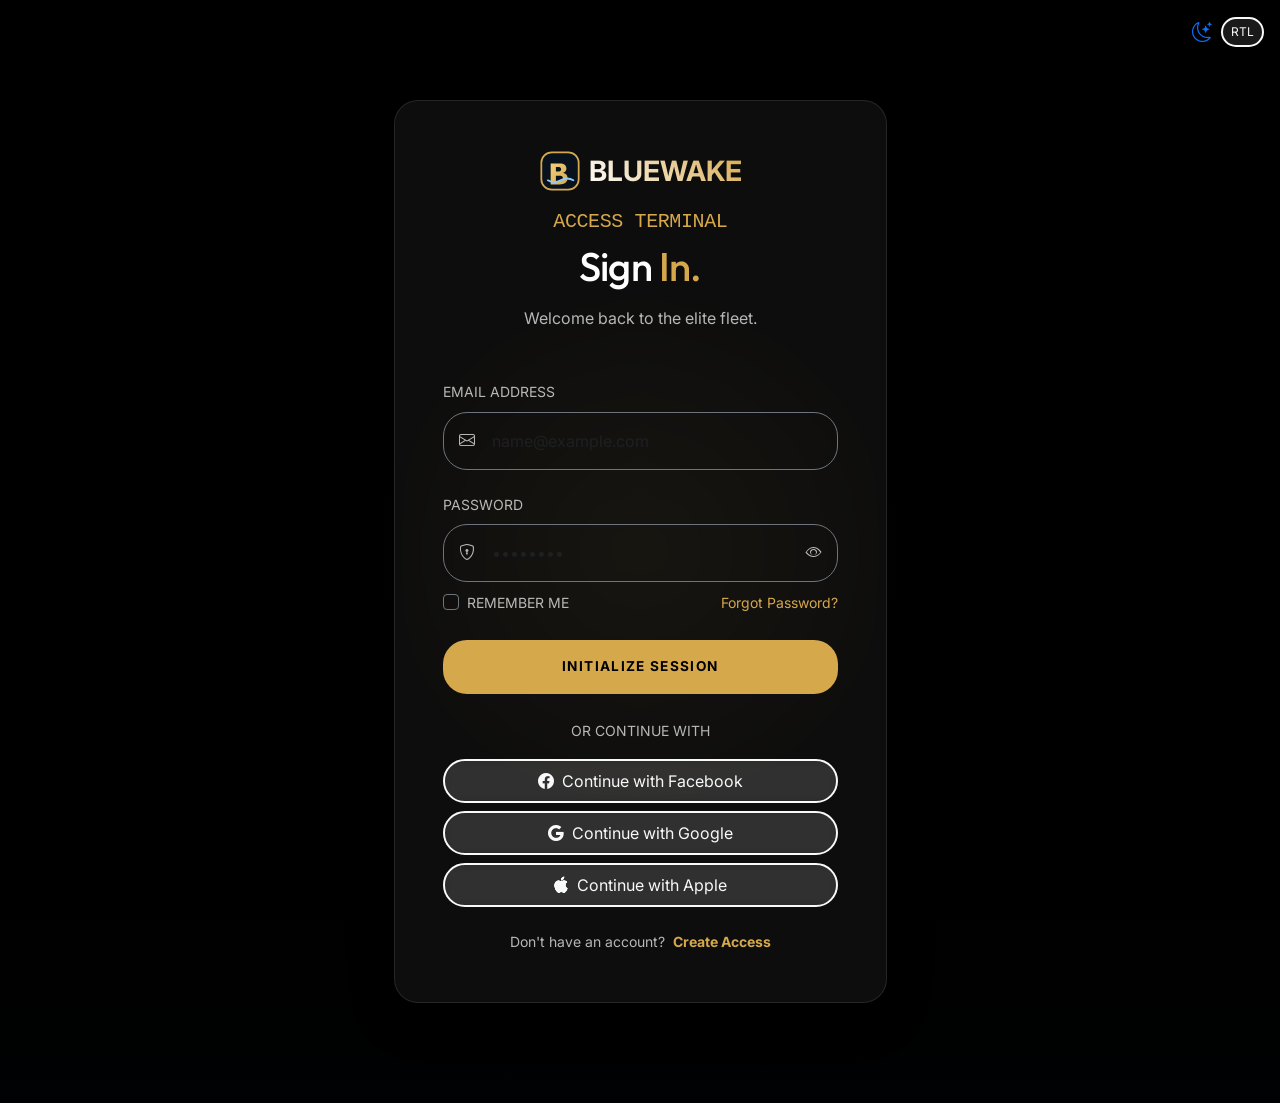
<file: login.html>
﻿<!DOCTYPE html>
<html lang="en" dir="ltr" data-theme="dark">

<head>
    <meta charset="UTF-8">
    <meta name="viewport" content="width=device-width, initial-scale=1.0">
    <title>Login | BlueWake Adventures</title>
    <link rel="icon" type="image/svg+xml" href="assets/images/bluewake-logo.svg">

    <!-- Bootstrap 5 CDN -->
    <link href="https://cdn.jsdelivr.net/npm/bootstrap@5.3.2/dist/css/bootstrap.min.css" rel="stylesheet">
    <link rel="stylesheet" href="https://cdn.jsdelivr.net/npm/bootstrap-icons@1.11.2/font/bootstrap-icons.min.css">

    <!-- Custom CSS -->
    <link rel="stylesheet" href="assets/css/style.css">
</head>



<body class="bg-deep">
    <div class="position-fixed top-0 end-0 p-3 z-3 d-flex gap-2 align-items-center">
        <button class="theme-toggle btn btn-link p-0"><i class="bi bi-moon-stars fs-5"></i></button>
        <button class="rtl-toggle btn btn-outline-light btn-sm px-2 py-1" style="font-size: 0.75rem;">RTL</button>
    </div>
    <!-- Login Section -->
    <section class="section-padding min-vh-100 d-flex align-items-center position-relative overflow-hidden">
        <div class="hero-overlay" style="opacity: 0.2;"></div>

        <!-- Ambient Background Element -->
        <div class="position-absolute top-50 start-50 translate-middle"
            style="width: 600px; height: 600px; background: radial-gradient(circle, rgba(230, 185, 87, 0.05) 0%, transparent 70%); z-index: 0;">
        </div>

        <div class="container-custom z-1">
            <div class="row justify-content-center">
                <div class="col-lg-5">
                    <div class="glass-panel p-5 border-accent shadow-lg reveal">
                        <div class="text-center mb-5">
                            <a href="index.html"
                                class="text-decoration-none d-inline-flex align-items-center gap-2 mb-3">
                                <img src="assets/images/bluewake-logo.svg" alt="BlueWake logo"
                                    class="brand-logo auth-brand-logo">
                                <span class="fs-3 fw-bold text-gradient">BLUEWAKE</span>
                            </a>
                            <h5 class="text-accent font-monospace mb-2">ACCESS TERMINAL</h5>
                            <h3 class="display-6 fw-bold">Sign <span class="text-accent">In.</span></h3>
                            <p class="text-muted mt-3">Welcome back to the elite fleet.</p>
                        </div>

                        <form class="row g-4">
                            <div class="col-12">
                                <label class="form-label small text-muted text-uppercase tracking-widest">Email
                                    Address</label>
                                <div class="position-relative">
                                    <i
                                        class="bi bi-envelope position-absolute start-0 top-50 translate-middle-y ms-3 text-muted"></i>
                                    <input type="email"
                                        class="form-control bg-transparent border-secondary ps-5 py-3 text-white"
                                        placeholder="name@example.com">
                                </div>
                            </div>

                            <div class="col-12">
                                <div class="d-flex justify-content-between align-items-center">
                                    <label
                                        class="form-label small text-muted text-uppercase tracking-widest">Password</label>
                                </div>
                                <div class="position-relative">
                                    <i
                                        class="bi bi-shield-lock position-absolute start-0 top-50 translate-middle-y ms-3 text-muted"></i>
                                    <input type="password"
                                        class="form-control bg-transparent border-secondary ps-5 py-3 text-white password-input"
                                        placeholder="••••••••">
                                    <i class="bi bi-eye toggle-password position-absolute end-0 top-50 translate-middle-y me-3 text-muted"
                                        style="cursor: pointer;"></i>
                                </div>
                            </div>

                            <div class="col-12 d-flex justify-content-between align-items-center mt-2 flex-wrap gap-2">
                                <div class="form-check mb-0">
                                    <input class="form-check-input bg-transparent border-secondary" type="checkbox"
                                        id="rememberMe">
                                    <label class="form-check-label small text-muted text-uppercase" for="rememberMe"
                                        style="cursor: pointer;">
                                        Remember Me
                                    </label>
                                </div>
                                <a href="#" class="small text-accent text-decoration-none">Forgot Password?</a>
                            </div>

                            <div class="col-12 mt-4">
                                <button type="button" class="btn-marine w-100 py-3 mb-4">Initialize Session</button>

                                <div class="text-center mb-3">
                                    <span class="small text-muted text-uppercase tracking-widest">Or continue
                                        with</span>
                                </div>
                                <div class="d-grid gap-2 mb-4">
                                    <button type="button" class="btn btn-outline-light py-2"><i
                                            class="bi bi-facebook me-2"></i>Continue with Facebook</button>
                                    <button type="button" class="btn btn-outline-light py-2"><i
                                            class="bi bi-google me-2"></i>Continue with Google</button>
                                    <button type="button" class="btn btn-outline-light py-2"><i
                                            class="bi bi-apple me-2"></i>Continue with Apple</button>
                                </div>

                                <div class="text-center">
                                    <p class="text-muted small mb-0">Don't have an account? <a href="signup.html"
                                            class="text-accent text-decoration-none fw-bold ms-1">Create Access</a></p>
                                </div>
                            </div>
                        </form>
                    </div>
                </div>
            </div>
        </div>
    </section>



    <!-- Scripts -->
    <script src="https://cdn.jsdelivr.net/npm/bootstrap@5.3.2/dist/js/bootstrap.bundle.min.js"></script>
    <script src="assets/js/main.js"></script>
</body>

</html>
</file>
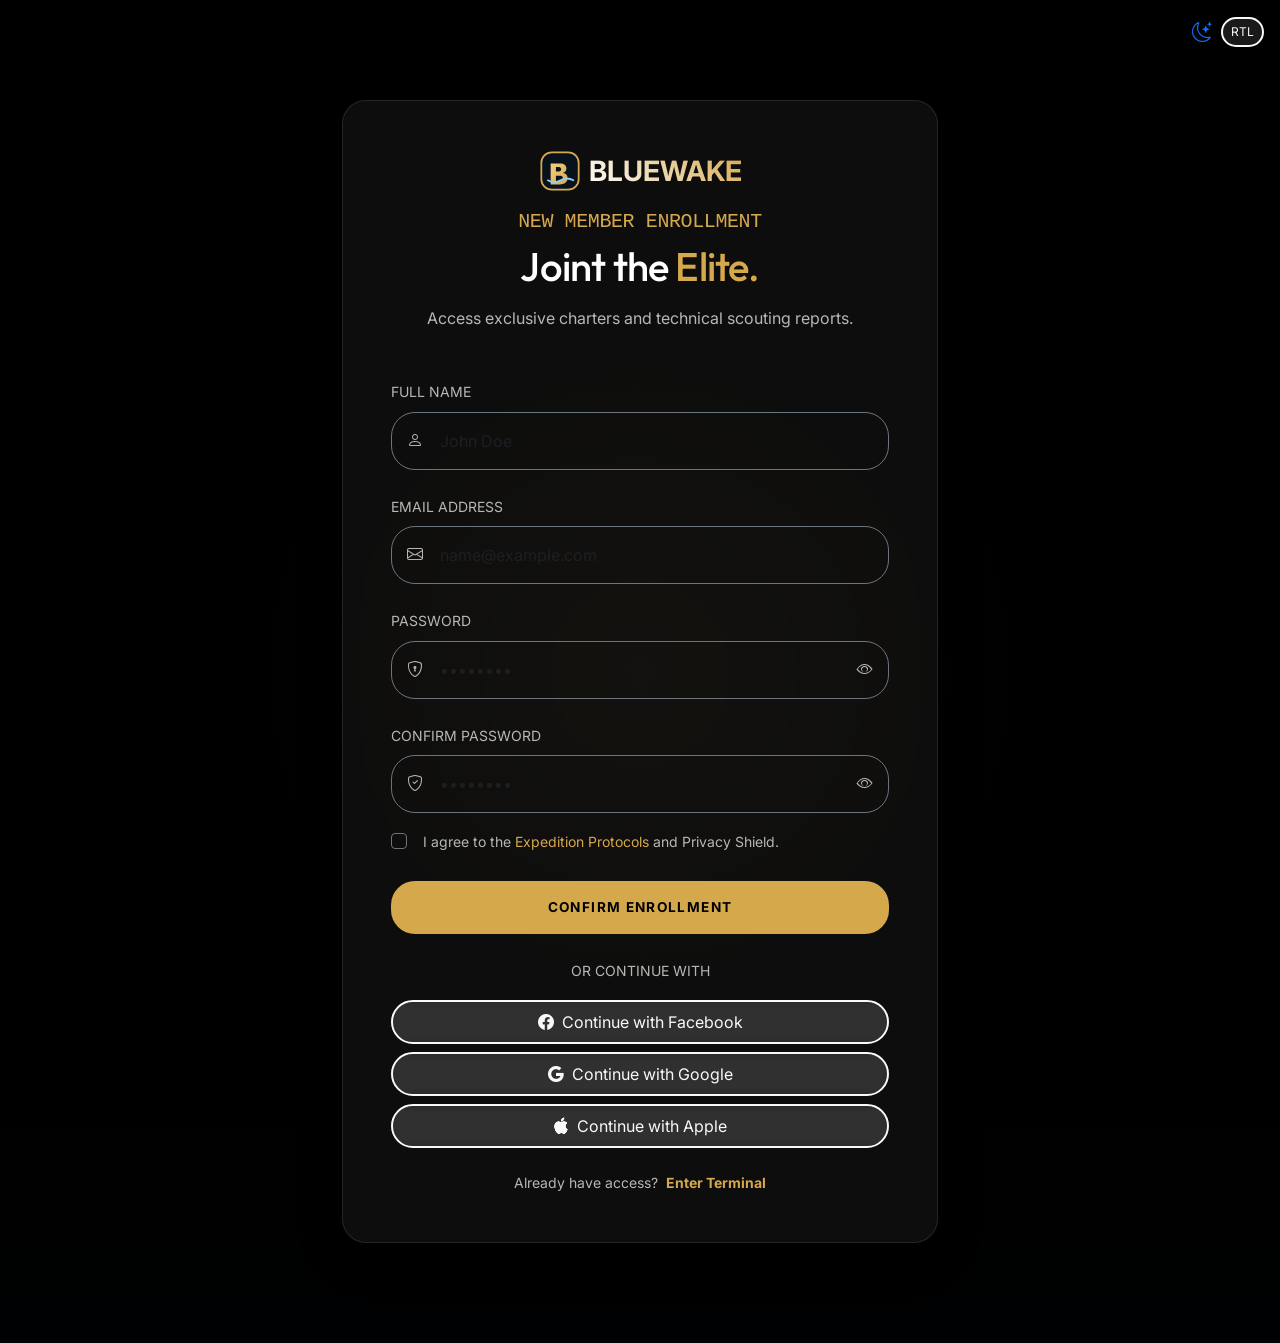
<file: signup.html>
﻿<!DOCTYPE html>
<html lang="en" dir="ltr" data-theme="dark">

<head>
    <meta charset="UTF-8">
    <meta name="viewport" content="width=device-width, initial-scale=1.0">
    <title>Sign Up | BlueWake Adventures</title>
    <link rel="icon" type="image/svg+xml" href="assets/images/bluewake-logo.svg">

    <!-- Bootstrap 5 CDN -->
    <link href="https://cdn.jsdelivr.net/npm/bootstrap@5.3.2/dist/css/bootstrap.min.css" rel="stylesheet">
    <link rel="stylesheet" href="https://cdn.jsdelivr.net/npm/bootstrap-icons@1.11.2/font/bootstrap-icons.min.css">

    <!-- Custom CSS -->
    <link rel="stylesheet" href="assets/css/style.css">
</head>

<body class="bg-deep">
    <div class="position-fixed top-0 end-0 p-3 z-3 d-flex gap-2 align-items-center">
        <button class="theme-toggle btn btn-link p-0"><i class="bi bi-moon-stars fs-5"></i></button>
        <button class="rtl-toggle btn btn-outline-light btn-sm px-2 py-1" style="font-size: 0.75rem;">RTL</button>
    </div>


    <!-- Signup Section -->
    <section class="section-padding min-vh-100 d-flex align-items-center position-relative overflow-hidden">
        <div class="hero-overlay" style="opacity: 0.2;"></div>

        <!-- Ambient Background Element -->
        <div class="position-absolute top-50 start-50 translate-middle"
            style="width: 800px; height: 800px; background: radial-gradient(circle, rgba(230, 185, 87, 0.03) 0%, transparent 70%); z-index: 0;">
        </div>

        <div class="container-custom z-1">
            <div class="row justify-content-center">
                <div class="col-lg-6">
                    <div class="glass-panel p-5 border-accent shadow-lg reveal">
                        <div class="text-center mb-5">
                            <a href="index.html"
                                class="text-decoration-none d-inline-flex align-items-center gap-2 mb-3">
                                <img src="assets/images/bluewake-logo.svg" alt="BlueWake logo"
                                    class="brand-logo auth-brand-logo">
                                <span class="fs-3 fw-bold text-gradient">BLUEWAKE</span>
                            </a>
                            <h5 class="text-accent font-monospace mb-2">NEW MEMBER ENROLLMENT</h5>
                            <h3 class="display-6 fw-bold">Joint the <span class="text-accent">Elite.</span></h3>
                            <p class="text-muted mt-3">Access exclusive charters and technical scouting reports.</p>
                        </div>

                        <form class="row g-4">
                            <div class="col-12">
                                <label class="form-label small text-muted text-uppercase tracking-widest">Full
                                    Name</label>
                                <div class="position-relative">
                                    <i
                                        class="bi bi-person position-absolute start-0 top-50 translate-middle-y ms-3 text-muted"></i>
                                    <input type="text"
                                        class="form-control bg-transparent border-secondary ps-5 py-3 text-white"
                                        placeholder="John Doe">
                                </div>
                            </div>

                            <div class="col-12">
                                <label class="form-label small text-muted text-uppercase tracking-widest">Email
                                    Address</label>
                                <div class="position-relative">
                                    <i
                                        class="bi bi-envelope position-absolute start-0 top-50 translate-middle-y ms-3 text-muted"></i>
                                    <input type="email"
                                        class="form-control bg-transparent border-secondary ps-5 py-3 text-white"
                                        placeholder="name@example.com">
                                </div>
                            </div>

                            <div class="col-12">
                                <label
                                    class="form-label small text-muted text-uppercase tracking-widest">Password</label>
                                <div class="position-relative">
                                    <i
                                        class="bi bi-shield-lock position-absolute start-0 top-50 translate-middle-y ms-3 text-muted"></i>
                                    <input type="password"
                                        class="form-control bg-transparent border-secondary ps-5 py-3 text-white password-input"
                                        placeholder="••••••••">
                                    <i class="bi bi-eye toggle-password position-absolute end-0 top-50 translate-middle-y me-3 text-muted"
                                        style="cursor: pointer;"></i>
                                </div>
                            </div>

                            <div class="col-12">
                                <label class="form-label small text-muted text-uppercase tracking-widest">Confirm
                                    Password</label>
                                <div class="position-relative">
                                    <i
                                        class="bi bi-shield-check position-absolute start-0 top-50 translate-middle-y ms-3 text-muted"></i>
                                    <input type="password"
                                        class="form-control bg-transparent border-secondary ps-5 py-3 text-white password-input"
                                        placeholder="••••••••">
                                    <i class="bi bi-eye toggle-password position-absolute end-0 top-50 translate-middle-y me-3 text-muted"
                                        style="cursor: pointer;"></i>
                                </div>
                            </div>

                            <div class="col-12 mt-3">
                                <div class="form-check">
                                    <input class="form-check-input bg-transparent border-secondary" type="checkbox"
                                        id="terms">
                                    <label class="form-check-label small text-muted ms-2" for="terms">
                                        I agree to the <a href="#" class="text-accent text-decoration-none">Expedition
                                            Protocols</a> and Privacy Shield.
                                    </label>
                                </div>
                            </div>

                            <div class="col-12 mt-4">
                                <button type="button" class="btn-marine w-100 py-3 mb-4">Confirm Enrollment</button>

                                <div class="text-center mb-3">
                                    <span class="small text-muted text-uppercase tracking-widest">Or continue
                                        with</span>
                                </div>
                                <div class="d-grid gap-2 mb-4">
                                    <button type="button" class="btn btn-outline-light py-2"><i
                                            class="bi bi-facebook me-2"></i>Continue with Facebook</button>
                                    <button type="button" class="btn btn-outline-light py-2"><i
                                            class="bi bi-google me-2"></i>Continue with Google</button>
                                    <button type="button" class="btn btn-outline-light py-2"><i
                                            class="bi bi-apple me-2"></i>Continue with Apple</button>
                                </div>

                                <div class="text-center">
                                    <p class="text-muted small mb-0">Already have access? <a href="login.html"
                                            class="text-accent text-decoration-none fw-bold ms-1">Enter Terminal</a></p>
                                </div>
                            </div>
                        </form>
                    </div>
                </div>
            </div>
        </div>
    </section>



    <!-- Scripts -->
    <script src="https://cdn.jsdelivr.net/npm/bootstrap@5.3.2/dist/js/bootstrap.bundle.min.js"></script>
    <script src="assets/js/main.js"></script>
</body>

</html>
</file>
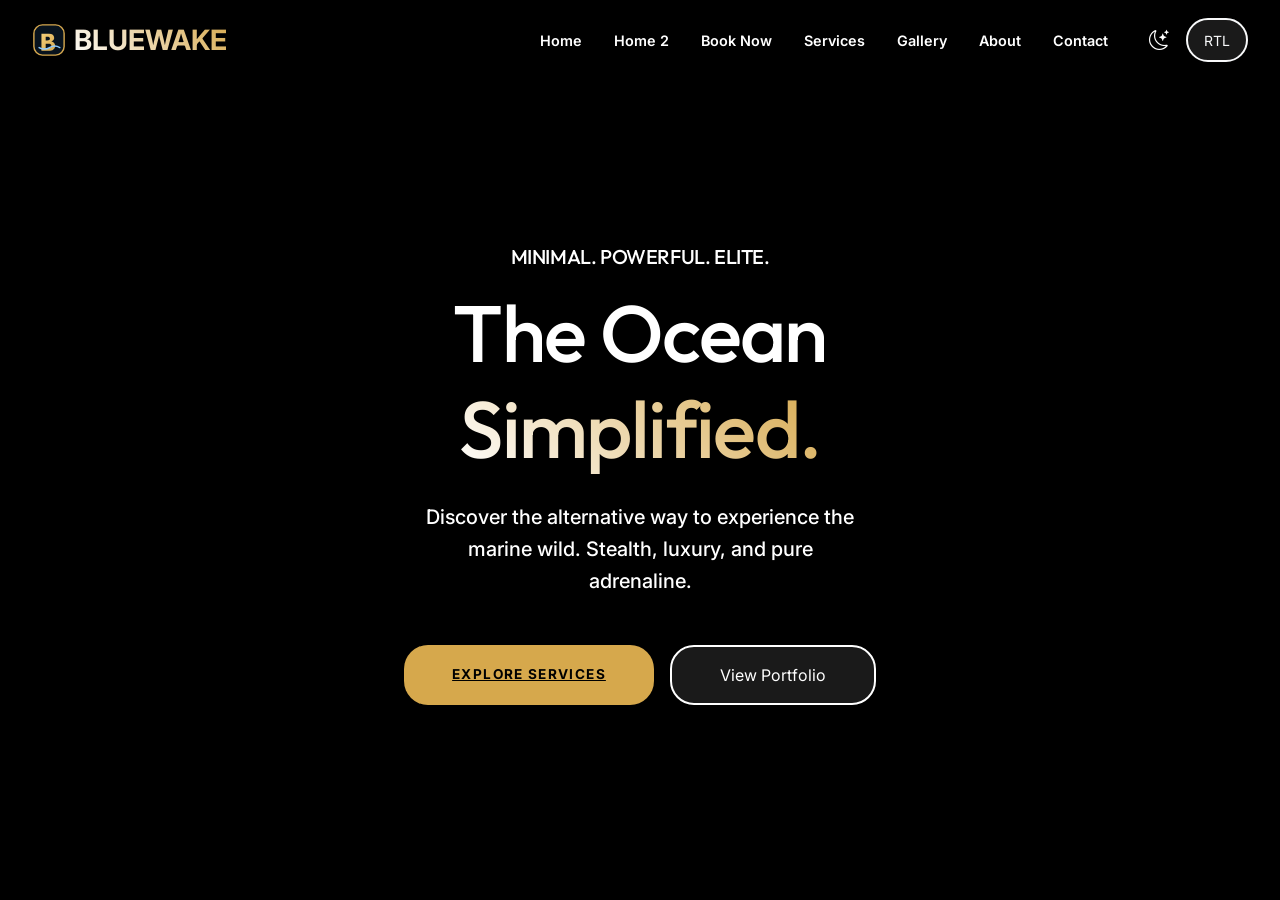
<file: test.html>
﻿<!DOCTYPE html>
<html lang="en" dir="ltr" data-theme="dark">

<head>
    <meta charset="UTF-8">
    <meta name="viewport" content="width=device-width, initial-scale=1.0">
    <title>Home Alternative | BlueWake Adventures</title>
    <link href="https://cdn.jsdelivr.net/npm/bootstrap@5.3.2/dist/css/bootstrap.min.css" rel="stylesheet">
    <link rel="stylesheet" href="https://cdn.jsdelivr.net/npm/bootstrap-icons@1.11.2/font/bootstrap-icons.min.css">
    <link rel="stylesheet" href="assets/css/style.css">
</head>

<body>
    <!-- Header / Navigation -->
    <nav class="navbar-marine navbar navbar-expand-lg">
        <div class="container-custom d-flex justify-content-between align-items-center w-100">
            <a class="navbar-brand d-flex align-items-center" href="index.html">
                <img src="assets/images/bluewake-logo.svg" alt="BlueWake logo" class="brand-logo me-2">
                <span class="fs-3 fw-bold text-gradient">BLUEWAKE</span>
            </a>

            <button class="navbar-toggler border-0 text-white" type="button" data-bs-toggle="offcanvas"
                data-bs-target="#offcanvasNavbar">
                <i class="bi bi-list fs-1"></i>
            </button>

            <div class="collapse navbar-collapse d-none d-lg-flex" id="navbarNav">
                <ul class="navbar-nav ms-auto">
                    <li class="nav-item"><a class="nav-link " href="index.html">Home</a></li>
                    <li class="nav-item"><a class="nav-link " href="home-2.html">Home 2</a></li>
                    <li class="nav-item"><a class="nav-link " href="book-now.html">Book Now</a></li>
                    <li class="nav-item"><a class="nav-link " href="services.html">Services</a></li>
                    <li class="nav-item"><a class="nav-link " href="gallery.html">Gallery</a></li>
                    <li class="nav-item"><a class="nav-link " href="about.html">About</a></li>
                    <li class="nav-item"><a class="nav-link " href="contact.html">Contact</a></li>
                </ul>
            </div>

            <div class="d-none d-lg-flex align-items-center gap-3 ms-lg-4">
                <button id="theme-toggle" class="btn btn-link text-white p-0"><i class="bi bi-moon-stars fs-5"></i></button>
                <button id="rtl-toggle" class="btn btn-outline-light btn-sm px-3">RTL</button>
            </div>
        </div>
    </nav>

    <!-- Offcanvas Menu for Mobile -->
    <div class="offcanvas offcanvas-end glass-panel" tabindex="-1" id="offcanvasNavbar">
        <div class="offcanvas-header">
            <h5 class="offcanvas-title text-gradient">MENU</h5>
            <button type="button" class="btn-close btn-close-white" data-bs-dismiss="offcanvas"></button>
        </div>
        <div class="offcanvas-body">
            <ul class="navbar-nav">
                <li class="nav-item"><a class="nav-link " href="index.html">Home</a></li>
                <li class="nav-item"><a class="nav-link " href="home-2.html">Home 2</a></li>
                <li class="nav-item"><a class="nav-link " href="book-now.html">Book Now</a></li>
                <li class="nav-item"><a class="nav-link " href="services.html">Services</a></li>
                <li class="nav-item"><a class="nav-link " href="gallery.html">Gallery</a></li>
                <li class="nav-item"><a class="nav-link " href="about.html">About</a></li>
                <li class="nav-item"><a class="nav-link " href="contact.html">Contact</a></li>
            </ul>
        </div>
    </div>
    

    <section class="hero-section text-center d-flex align-items-center justify-content-center"
        style="min-height: 100vh; background: linear-gradient(rgba(0,0,0,0.6), rgba(0,0,0,0.6)), url('https://images.unsplash.com/photo-1544526226-d4568090ffb8?q=80&w=1600') center/cover;">
        <div class="container-custom reveal">
            <h5 class="text-accent mb-3 tracking-widest">MINIMAL. POWERFUL. ELITE.</h5>
            <h1 class="display-1 fw-bold text-white mb-4">The Ocean <br><span class="text-gradient">Simplified.</span>
            </h1>
            <p class="lead text-white-50 mb-5 mx-auto col-lg-6">Discover the alternative way to experience the marine
                wild. Stealth, luxury, and pure adrenaline.</p>
            <div class="d-flex gap-3 justify-content-center">
                <a href="services.html" class="btn-marine px-5 py-3">Explore Services</a>
                <a href="portfolio.html" class="btn btn-outline-light rounded-pill px-5 py-3">View Portfolio</a>
            </div>
        </div>
    </section>

    <script src="assets/js/main.js"></script>
</body>

</html>
</file>
<file: assets/css/style.css>
@import url('https://fonts.googleapis.com/css2?family=Outfit:wght@300;400;500;600;800&family=Inter:wght@300;400;500;600&display=swap');

:root {
    /* Primary Deep Ocean */
    --ocean-h: 210;
    --ocean-s: 61%;
    --ocean-l: 7%;

    /* Secondary Marine Blue */
    --marine-h: 206;
    --marine-s: 59%;
    --marine-l: 18%;

    /* Accent Tropical Gold */
    --gold-h: 40;
    --gold-s: 63%;
    --gold-l: 57%;

    /* CSS Variables */
    --primary: hsl(var(--ocean-h), var(--ocean-s), var(--ocean-l));
    --secondary: hsl(var(--marine-h), var(--marine-s), var(--marine-l));
    --accent: hsl(var(--gold-h), var(--gold-s), var(--gold-l));
    --accent-glow: hsla(var(--gold-h), var(--gold-s), var(--gold-l), 0.3);

    --bg-deep: #000000;
    --bg-card: rgba(255, 255, 255, 0.04);
    --text-main: #ffffff;
    --text-muted: rgba(255, 255, 255, 0.7);
    --glass-border: rgba(255, 255, 255, 0.1);
    --glass-bg: rgba(255, 255, 255, 0.05);

    /* Spacing & Transitions */
    --transition-smooth: all 0.5s cubic-bezier(0.4, 0, 0.2, 1);
    --transition-bounce: all 0.6s cubic-bezier(0.68, -0.55, 0.265, 1.55);
}

[data-theme="light"] {
    --bg-deep: #f8fafc;
    --bg-card: rgba(255, 255, 255, 0.8);
    --text-main: #0f172a;
    --text-muted: #334155;
    /* Darker, higher contrast for sub-text */
    --glass-border: rgba(15, 23, 42, 0.1);
    --glass-bg: rgba(255, 255, 255, 0.6);
    --primary: hsl(var(--ocean-h), var(--ocean-s), 15%);
}

/* Global Text Visibility Fixes */
.text-muted {
    color: var(--text-muted) !important;
}

/* Light Mode Global Visibility Overrides */
[data-theme="light"] .glass-panel .text-white,
[data-theme="light"] .glass-panel .text-white-50,
[data-theme="light"] footer .text-white,
[data-theme="light"] footer .text-white-50,
[data-theme="light"] .offcanvas .text-white {
    color: var(--text-main) !important;
}

[data-theme="light"] .btn-outline-light {
    color: var(--text-main);
    border-color: var(--text-main);
    background: rgba(255, 255, 255, 0.2);
    backdrop-filter: blur(5px);
}

.btn-outline-light {
    backdrop-filter: blur(5px);
    background: rgba(255, 255, 255, 0.1);
    border-width: 2px;
    padding: 0.6rem 1.5rem;
}

[data-theme="light"] .btn-outline-light:hover {
    background-color: var(--text-main);
    color: var(--bg-deep);
}

[data-theme="light"] .form-control {
    color: var(--text-main) !important;
}

[data-theme="light"] .form-control::placeholder {
    color: var(--text-muted);
}

[data-theme="light"] .btn-close-white {
    filter: invert(1) grayscale(100%) brightness(0);
}

[data-theme="light"] .contact-social-icon {
    color: var(--text-main) !important;
}

/* Guarantee Navbar Legibility in Light Mode */
[data-theme="light"] .navbar-marine {
    background: rgba(255, 255, 255, 0.8) !important;
    backdrop-filter: blur(15px);
    border-bottom: 1px solid rgba(0, 0, 0, 0.05);
}

[data-theme="light"] .navbar-marine .text-white {
    color: var(--text-main) !important;
}

[data-theme="light"] .text-gradient {
    background: linear-gradient(135deg, var(--accent) 0%, var(--primary) 100%);
    -webkit-background-clip: text;
    background-clip: text;
    -webkit-text-fill-color: transparent;
}

* {
    margin: 0;
    padding: 0;
    box-sizing: border-box;
}

body {
    font-family: 'Inter', sans-serif;
    background-color: var(--bg-deep);
    color: var(--text-main);
    overflow-x: hidden;
    line-height: 1.6;
    transition: background-color 0.5s ease;
}

h1,
h2,
h3,
h4,
h5,
h6,
.h1,
.h2,
.h3,
.h4,
.h5,
.h6,
h1.fw-bold,
h2.fw-bold,
h3.fw-bold,
h4.fw-bold,
h5.fw-bold,
h6.fw-bold,
[class*="display-"] {
    font-family: 'Outfit', sans-serif;
    font-weight: 500 !important;
    letter-spacing: -0.02em;
}

/* Ensure paragraph and subheading font weights are between 400 and 550 for readability and hierarchy */
.lead,
.subheading,
.subtitle,
p.fw-bold,
.lead.fw-bold,
.small.fw-bold,
span.fw-bold.small,
div.fw-bold.small {
    font-weight: 500 !important;
}

.brand-logo {
    width: 34px;
    height: 34px;
    object-fit: contain;
    flex-shrink: 0;
}

.offcanvas-brand-logo {
    width: 28px;
    height: 28px;
}

.footer-brand-logo {
    width: 34px;
    height: 34px;
}

.auth-brand-logo {
    width: 42px;
    height: 42px;
}

.brand-wordmark {
    letter-spacing: -0.02em;
}

/* RTL Helpers - Using Logical Properties */
[dir="rtl"] {
    text-align: right;
}

/* Base Layout Utilities */
.container-custom {
    max-width: 1600px;
    margin-inline: auto;
    padding-inline: 2rem;
}

/* Cinematic Glassmorphism */
.glass-panel {
    background: var(--glass-bg);
    backdrop-filter: blur(12px);
    -webkit-backdrop-filter: blur(12px);
    border: 1px solid var(--glass-border);
    border-radius: 24px;
    box-shadow: 0 8px 32px 0 rgba(0, 0, 0, 0.3);
}

/* Anti-Gravity Animations */
@keyframes float {
    0% {
        transform: translateY(0px) rotate(0deg);
    }

    50% {
        transform: translateY(-15px) rotate(1deg);
    }

    100% {
        transform: translateY(0px) rotate(0deg);
    }
}

@keyframes drift {
    0% {
        transform: translateX(0px);
    }

    50% {
        transform: translateX(10px);
    }

    100% {
        transform: translateX(0px);
    }
}

@keyframes water-ripple {
    0% {
        transform: scale(0.8);
        opacity: 0.5;
    }

    100% {
        transform: scale(1.5);
        opacity: 0;
    }
}

.float-element {
    animation: float 6s ease-in-out infinite;
}

.drift-element {
    animation: drift 8s ease-in-out infinite;
}

/* Premium Buttons */
.btn-marine {
    background: var(--accent);
    color: var(--bg-deep);
    border: none;
    padding: 0.8rem 2rem;
    border-radius: 50px;
    font-weight: 700;
    text-transform: uppercase;
    font-size: 0.85rem;
    letter-spacing: 0.1em;
    transition: var(--transition-bounce);
    position: relative;
    overflow: hidden;
    z-index: 1;
    display: inline-flex;
    align-items: center;
    justify-content: center;
    text-align: center;
}

.btn-marine:hover {
    transform: scale(1.05) translateY(-3px);
    box-shadow: 0 10px 20px var(--accent-glow);
}

.btn-accent {
    background: var(--accent);
    color: var(--bg-deep) !important;
    border: none;
    font-weight: 700;
    transition: var(--transition-smooth);
}

.btn-accent:hover {
    background: #fff;
    transform: translateY(-2px);
    box-shadow: 0 5px 15px var(--accent-glow);
}

/* Navigation */
.navbar-marine {
    position: fixed;
    top: 0;
    width: 100%;
    z-index: 1000;
    padding: 0.8rem 0;
    transition: var(--transition-smooth);
}

.navbar-marine.scrolled {
    background: var(--bg-card);
    backdrop-filter: blur(20px);
    padding: 1rem 0;
    border-bottom: 1px solid var(--glass-border);
}

.nav-link {
    color: var(--text-main) !important;
    font-weight: 600;
    margin-inline: 0.5rem;
    font-size: 0.9rem;
    position: relative;
    white-space: nowrap;
}

.nav-link::after {
    content: '';
    position: absolute;
    bottom: -5px;
    inset-inline-start: 0;
    width: 0;
    height: 2px;
    background: var(--accent);
    transition: var(--transition-smooth);
}

.nav-link:hover::after {
    width: 100%;
}

.nav-link.active {
    color: var(--accent) !important;
    font-weight: 700;
}

.nav-link.active::after {
    width: 100%;
}

.navbar-marine .btn-accent {
    border: 1px solid transparent;
    height: 38px;
    display: inline-flex;
    align-items: center;
    justify-content: center;
}

.offcanvas .btn-accent {
    border: 1px solid transparent;
}

.navbar-marine .btn-accent:hover,
.navbar-marine .btn-accent:focus-visible {
    background: #ffffff;
    color: var(--primary) !important;
    border-color: var(--accent);
}

.offcanvas .btn-accent:hover,
.offcanvas .btn-accent:focus-visible {
    background: #ffffff;
    color: var(--primary) !important;
    border-color: var(--accent);
}

.navbar-marine .theme-toggle,
.navbar-marine .rtl-toggle,
.offcanvas .theme-toggle,
.offcanvas .rtl-toggle {
    height: 38px;
    border-radius: 10px;
    border: 1px solid var(--glass-border);
    background: rgba(255, 255, 255, 0.08);
    color: var(--text-main) !important;
    display: inline-flex;
    align-items: center;
    justify-content: center;
    line-height: 1;
}

.navbar-marine .theme-toggle,
.offcanvas .theme-toggle {
    width: 38px;
    padding: 0;
}

.navbar-marine .rtl-toggle,
.offcanvas .rtl-toggle {
    min-width: 84px;
    padding: 0 0.75rem;
    font-size: 0.75rem;
    font-weight: 600;
}

[data-theme="light"] .navbar-marine .theme-toggle,
[data-theme="light"] .navbar-marine .rtl-toggle,
[data-theme="light"] .offcanvas .theme-toggle,
[data-theme="light"] .offcanvas .rtl-toggle {
    border-color: rgba(15, 23, 42, 0.25);
    background: rgba(255, 255, 255, 0.75);
}

[data-theme="light"] .navbar-marine .theme-toggle:hover,
[data-theme="light"] .navbar-marine .rtl-toggle:hover,
[data-theme="light"] .offcanvas .theme-toggle:hover,
[data-theme="light"] .offcanvas .rtl-toggle:hover,
[data-theme="light"] .navbar-marine .theme-toggle:focus-visible,
[data-theme="light"] .navbar-marine .rtl-toggle:focus-visible,
[data-theme="light"] .offcanvas .theme-toggle:focus-visible,
[data-theme="light"] .offcanvas .rtl-toggle:focus-visible {
    background: var(--text-main);
    color: var(--bg-deep) !important;
}

/* Hero Section */
.hero-section {
    min-height: 100vh;
    display: flex;
    align-items: center;
    position: relative;
    overflow: hidden;
    padding-top: 80px;
    padding-bottom: 30px;
}

.hero-section .btn-outline-light,
[data-theme="light"] .hero-section .btn-outline-light {
    color: #ffffff !important;
    border-color: #ffffff !important;
    background: rgba(255, 255, 255, 0.1) !important;
    backdrop-filter: blur(5px);
}

.hero-section .btn-outline-light:hover,
[data-theme="light"] .hero-section .btn-outline-light:hover {
    background-color: #ffffff !important;
    color: #000000 !important;
    border-color: #ffffff !important;
}

@media (max-width: 768px) {
    .hero-section {
        padding-top: 140px;
        align-items: center;
        /* Center content vertically */
    }
}

.hero-video-bg {
    position: absolute;
    top: 0;
    left: 0;
    width: 100%;
    height: 100%;
    object-fit: cover;
    z-index: -1;
    filter: brightness(0.6);
}

.hero-overlay {
    position: absolute;
    top: 0;
    left: 0;
    width: 100%;
    height: 100%;
    background: linear-gradient(to bottom, transparent 80%, rgba(7, 18, 29, 0.4));
    z-index: 0;
}

.hero-content {
    position: relative;
    z-index: 2;
}

.hero-title {
    font-size: clamp(2.2rem, 10vw, 6rem);
    line-height: 1.1;
    margin-bottom: 2rem;
}

[data-theme="light"] .hero-section .hero-title,
[data-theme="light"] .hero-section .btn-marine,
[data-theme="light"] .hero-section .glass-panel,
[data-theme="light"] .hero-section .glass-panel * {
    filter: none !important;
    text-shadow: none !important;
}

[data-theme="light"] .hero-section .glass-panel {
    backdrop-filter: none;
    -webkit-backdrop-filter: none;
    background: rgba(255, 255, 255, 0.94);
}

[data-theme="light"] .hero-section .float-element {
    animation: none;
}

[data-theme="light"] .hero-section .reveal {
    will-change: auto;
}

[data-theme="light"] .hero-section .text-gradient {
    background: linear-gradient(45deg, #fff, var(--accent));
    -webkit-background-clip: text;
    background-clip: text;
    -webkit-text-fill-color: transparent;
}

.text-gradient {
    background: linear-gradient(45deg, #fff, var(--accent));
    -webkit-background-clip: text;
    background-clip: text;
    -webkit-text-fill-color: transparent;
}

/* Trip Cards */
.trip-card {
    border-radius: 30px;
    overflow: hidden;
    height: 450px;
    position: relative;
    transition: var(--transition-smooth);
}

.trip-card-img {
    width: 100%;
    height: 100%;
    object-fit: cover;
    transition: var(--transition-smooth);
}

.trip-card:hover .trip-card-img {
    transform: scale(1.1);
}

.trip-card-overlay {
    position: absolute;
    inset: 0;
    background: linear-gradient(transparent, rgba(0, 0, 0, 0.8));
    display: flex;
    flex-direction: column;
    justify-content: flex-end;
    padding: 2rem;
}

.trip-card-overlay h3 {
    color: #ffffff !important;
}

/* Responsive Grid */
.marine-grid {
    display: grid;
    grid-template-columns: repeat(auto-fit, minmax(300px, 1fr));
    gap: 2rem;
}

/* Footer Section */
footer {
    background: var(--primary);
    padding: 100px 0 50px;
    border-top: 1px solid var(--glass-border);
}

footer .hover-accent {
    display: inline-flex;
    align-items: center;
    transition: color 0.25s ease, transform 0.25s ease;
}

footer .hover-accent:hover,
footer .hover-accent:focus-visible {
    color: var(--accent) !important;
    transform: translateY(-2px);
}

[data-theme="light"] footer {
    background: var(--bg-deep);
}

footer .list-unstyled a.text-muted {
    display: inline-block;
    transition: color 0.25s ease, transform 0.25s ease;
}

footer .list-unstyled a.text-muted:hover,
footer .list-unstyled a.text-muted:focus-visible {
    color: var(--accent) !important;
    transform: translateX(4px);
}

.back-to-top {
    position: fixed;
    right: 20px;
    bottom: 20px;
    width: 44px;
    height: 44px;
    border: 0;
    border-radius: 999px;
    display: inline-flex;
    align-items: center;
    justify-content: center;
    background: var(--accent);
    color: var(--primary);
    box-shadow: 0 8px 20px var(--accent-glow);
    opacity: 0;
    visibility: hidden;
    transform: translateY(8px);
    transition: opacity 0.25s ease, transform 0.25s ease, visibility 0.25s ease;
    z-index: 999;
}

.back-to-top.show {
    opacity: 1;
    visibility: visible;
    transform: translateY(0);
}

.back-to-top:hover,
.back-to-top:focus-visible {
    background: #f4cb7b;
}

/* Custom Scrollbar */
::-webkit-scrollbar {
    width: 8px;
}

::-webkit-scrollbar-track {
    background: var(--bg-deep);
}

::-webkit-scrollbar-thumb {
    background: var(--accent);
    border-radius: 10px;
}

/* Premium Reveal Animations */
.reveal {
    opacity: 1 !important;
    will-change: transform;
}

.reveal-up,
.reveal-down,
.reveal-left,
.reveal-right,
.reveal-scale {
    transform: none !important;
}

.revealed {
    opacity: 1 !important;
    transform: none !important;
}

/* Staggered Delay Utilities */
.delay-1 {
    transition-delay: 0.1s;
}

.delay-2 {
    transition-delay: 0.2s;
}

.delay-3 {
    transition-delay: 0.3s;
}

.delay-4 {
    transition-delay: 0.4s;
}

.delay-5 {
    transition-delay: 0.5s;
}

/* Alignment Utilities */
.section-padding {
    padding: 100px 0;
}

.section-padding-large {
    padding: 150px 0;
}

@media (max-width: 991px) {
    .section-padding {
        padding: 60px 0;
    }

    .section-padding-large {
        padding: 80px 0;
    }
}

/* Premium Animations & Layouts */
.parallax-bg {
    background-attachment: fixed !important;
    background-position: center !important;
    background-size: cover !important;
    position: relative;
    padding-top: 200px;
    padding-bottom: 120px;
}

.parallax-bg::before {
    content: '';
    position: absolute;
    inset: 0;
    background: linear-gradient(to bottom, rgba(7, 18, 29, 0.8), rgba(7, 18, 29, 0.4));
}

.z-1 {
    z-index: 1;
    position: relative;
}

.hover-tilt {
    transition: transform 0.5s cubic-bezier(0.4, 0, 0.2, 1) !important;
}

.hover-tilt:hover {
    transform: translateY(-12px) rotate(1deg) scale(1.02) !important;
}

.text-stroke {
    -webkit-text-stroke: 1px rgba(255, 255, 255, 0.6);
    color: transparent;
}

[data-theme="light"] .text-stroke {
    -webkit-text-stroke: 1px rgba(15, 23, 42, 0.7);
}

.scrolling-wrapper {
    display: flex;
    flex-wrap: nowrap;
    overflow-x: auto;
    padding-bottom: 1rem;
    -webkit-overflow-scrolling: touch;
}

.scrolling-card {
    flex: 0 0 auto;
    min-width: 350px;
    margin-right: 1.5rem;
}

.scrolling-wrapper::-webkit-scrollbar {
    height: 8px;
}

.scrolling-wrapper::-webkit-scrollbar-thumb {
    background: var(--accent);
    border-radius: 10px;
}

/* Unique Section Animations */
@keyframes pulse-gold {
    0% {
        box-shadow: 0 0 0 0 rgba(214, 168, 79, 0.4);
        transform: scale(1);
    }

    70% {
        box-shadow: 0 0 0 20px rgba(214, 168, 79, 0);
        transform: scale(1.02);
    }

    100% {
        box-shadow: 0 0 0 0 rgba(214, 168, 79, 0);
        transform: scale(1);
    }
}

.pulse-gold {
    animation: pulse-gold 3s infinite;
}

@keyframes glitch {
    0% {
        transform: translate(0);
    }

    20% {
        transform: translate(-2px, 2px);
    }

    40% {
        transform: translate(-2px, -2px);
    }

    60% {
        transform: translate(2px, 2px);
    }

    80% {
        transform: translate(2px, -2px);
    }

    100% {
        transform: translate(0);
    }
}

.tech-glitch:hover {
    animation: glitch 0.3s cubic-bezier(.25, .46, .45, .94) both infinite;
}

@keyframes bubble-rise {
    0% {
        transform: translateY(0) scale(1);
        opacity: 0;
    }

    50% {
        opacity: 0.5;
    }

    100% {
        transform: translateY(-100px) scale(1.5);
        opacity: 0;
    }
}

.bubble {
    position: absolute;
    background: rgba(255, 255, 255, 0.1);
    border: 1px solid rgba(255, 255, 255, 0.1);
    border-radius: 50%;
    pointer-events: none;
    animation: bubble-rise 4s infinite ease-in;
}

.bg-conservation {
    background: linear-gradient(135deg, #07121D 0%, #0a2a1a 100%);
}

.bg-tech {
    background: linear-gradient(135deg, #07121D 0%, #123047 100%);
}

.bg-elite {
    background: linear-gradient(135deg, #07121D 0%, #1a1505 100%);
}

/* Utility Classes */
.text-accent {
    color: var(--accent) !important;
}

.w-fit {
    width: fit-content;
}

.badge.bg-accent {
    background-color: var(--accent) !important;
    color: #07121d !important;
}

/* Visibility Fixes for Dark Sections */
.bg-conservation,
.bg-tech,
.bg-elite,
.bg-stealth,
.bg-tropical,
.hero-section {
    color: #ffffff !important;
}

.bg-conservation h1,
.bg-conservation h2,
.bg-conservation h3,
.bg-conservation h4,
.bg-conservation h5,
.bg-tech h1,
.bg-tech h2,
.bg-tech h3,
.bg-tech h4,
.bg-tech h5,
.bg-elite h1,
.bg-elite h2,
.bg-elite h3,
.bg-elite h4,
.bg-elite h5,
.bg-stealth h1,
.bg-stealth h2,
.bg-stealth h3,
.bg-stealth h4,
.bg-stealth h5,
.bg-tropical h1,
.bg-tropical h2,
.bg-tropical h3,
.bg-tropical h4,
.bg-tropical h5,
.hero-section h1,
.hero-section h2,
.hero-section h3,
.hero-section h4,
.hero-section h5 {
    color: #ffffff !important;
}

.bg-conservation .text-muted,
.bg-tech .text-muted,
.bg-elite .text-muted,
.bg-stealth .text-muted,
.bg-tropical .text-muted,
/* Hero Section Subtext Visibility Fix */
.hero-section p,
.parallax-bg p,
.hero-section .text-muted,
.parallax-bg .text-muted,
.hero-section .text-white-50,
.parallax-bg .text-white-50 {
    font-weight: 500 !important;
    color: #ffffff !important;
}

[data-theme="light"] .hero-section .hero-bite-probability {
    color: var(--primary) !important;
}

[data-theme="light"] .bg-conservation .mission-profile-btn {
    backdrop-filter: none;
    -webkit-backdrop-filter: none;
    text-shadow: none;
    color: var(--primary) !important;
    background: rgba(255, 255, 255, 0.9);
    border-color: rgba(255, 255, 255, 0.95);
}

[data-theme="light"] .bg-conservation .mission-profile-btn:hover,
[data-theme="light"] .bg-conservation .mission-profile-btn:focus-visible {
    background: var(--accent);
    border-color: var(--accent);
    color: #07121d !important;
}

[data-theme="light"] .services-hero .services-hero-cta {
    color: #07121d !important;
}

[data-theme="light"] .services-hero .services-hero-cta-alt {
    color: #0f172a !important;
    border-color: #0f172a !important;
    background: rgba(255, 255, 255, 0.82);
}

[data-theme="light"] .services-hero .services-hero-cta-alt:hover,
[data-theme="light"] .services-hero .services-hero-cta-alt:focus-visible {
    background: #0f172a;
    color: #ffffff !important;
}

[data-theme="light"] .services-snook-title .text-white {
    color: var(--text-main) !important;
}

.services-tarpon-row .services-tarpon-image {
    min-height: 360px;
    object-fit: cover;
}

.services-tarpon-row .services-tarpon-card {
    min-height: 360px;
    display: flex;
    flex-direction: column;
    justify-content: center;
}

.services-tarpon-row .services-tarpon-copy {
    margin-top: 0.5rem !important;
    margin-bottom: 0.5rem !important;
}

.services-tarpon-row .services-tarpon-extra {
    margin-top: 0.5rem;
}

@media (max-width: 576px) {
    .services-snook-cta {
        display: inline-flex;
        align-items: center;
        justify-content: center;
        white-space: nowrap;
        padding: 0.75rem 1.25rem !important;
        font-size: 0.76rem;
        letter-spacing: 0.06em;
    }

    .services-hardware-section .scrolling-wrapper {
        padding-bottom: 2rem;
        margin-bottom: 1rem;
    }

    .services-quote-section {
        margin-top: 1.5rem !important;
    }
}

[data-theme="dark"] .book-view-packages-btn,
.book-view-packages-btn {
    background: rgba(255, 255, 255, 0.9);
    border: 2px solid rgba(7, 18, 29, 0.9);
    color: #07121d !important;
    font-weight: 700;
}

.book-view-packages-btn:hover,
.book-view-packages-btn:focus-visible {
    background: var(--accent);
    border-color: var(--accent);
    color: #07121d !important;
}

[data-theme="light"] .book-view-packages-btn {
    backdrop-filter: none;
    -webkit-backdrop-filter: none;
    text-shadow: none;
    background: rgba(255, 255, 255, 0.96);
    border-color: rgba(7, 18, 29, 0.9);
    color: #07121d !important;
}

[data-theme="light"] .book-view-packages-btn:hover,
[data-theme="light"] .book-view-packages-btn:focus-visible {
    background: var(--accent) !important;
    border-color: var(--accent) !important;
    color: #07121d !important;
}

[data-theme="light"] .glass-panel .weather-safety-title {
    color: #ffffff !important;
}

[data-theme="light"] .gallery-watch-story-btn {
    backdrop-filter: none;
    -webkit-backdrop-filter: none;
    text-shadow: none;
    color: #ffffff !important;
    border-color: rgba(255, 255, 255, 0.95) !important;
    background: rgba(7, 18, 29, 0.45);
}

[data-theme="light"] .gallery-coords-label {
    color: var(--primary) !important;
}

[data-theme="light"] .about-explore-btn {
    backdrop-filter: none;
    -webkit-backdrop-filter: none;
    text-shadow: none;
    color: #ffffff !important;
    border-color: rgba(255, 255, 255, 0.95) !important;
    background: rgba(7, 18, 29, 0.35);
}

[data-theme="light"] .contact-call-direct-btn {
    color: #ffffff !important;
    border-color: rgba(255, 255, 255, 0.95) !important;
    background: rgba(7, 18, 29, 0.45);
    backdrop-filter: none;
    -webkit-backdrop-filter: none;
}

[data-theme="light"] .contact-hero-copy {
    line-height: 1.35;
}

@media (max-width: 1024px) {
    .contact-hero-section .contact-hero-image {
        object-fit: cover;
        object-position: center center;
    }
}

/* Ensure headings inherit theme color generally */
h1,
h2,
h3,
h4,
h5,
h6 {
    color: var(--text-main);
}

/* Specialized Animation for Home 2 Sections */
@keyframes stealth-scan {
    0% {
        background-position: -200% 0;
    }

    100% {
        background-position: 200% 0;
    }
}

.stealth-overlay {
    position: relative;
    overflow: hidden;
}

.stealth-overlay::after {
    content: '';
    position: absolute;
    top: 0;
    left: 0;
    width: 100%;
    height: 100%;
    background: linear-gradient(90deg, transparent, rgba(255, 255, 255, 0.05), transparent);
    background-size: 200% 100%;
    animation: stealth-scan 4s linear infinite;
    pointer-events: none;
}

@keyframes wave-distort {

    0%,
    100% {
        border-radius: 60% 40% 30% 70% / 60% 30% 70% 40%;
    }

    50% {
        border-radius: 30% 60% 70% 40% / 50% 60% 30% 60%;
    }
}

.wave-shape {
    animation: wave-distort 8s ease-in-out infinite;
}

.bg-stealth {
    background: linear-gradient(135deg, #07121D 0%, #030a0f 100%);
}

.bg-tropical {
    background: linear-gradient(135deg, #07121D 0%, #051a1a 100%);
}

/* Dark Mode Section Backgrounds (Alternate Black and Dark Grey) */
[data-theme="dark"] body,
html:not([data-theme="light"]) body {
    background-color: #000000;
}

[data-theme="dark"] .bg-conservation,
[data-theme="dark"] .bg-elite,
[data-theme="dark"] .bg-tropical,
[data-theme="dark"] .bg-deep,
html:not([data-theme="light"]) .bg-conservation,
html:not([data-theme="light"]) .bg-elite,
html:not([data-theme="light"]) .bg-tropical,
html:not([data-theme="light"]) .bg-deep {
    background: #000000 !important;
}

[data-theme="dark"] .bg-card,
[data-theme="dark"] .bg-marine-alt,
[data-theme="dark"] .bg-tech,
[data-theme="dark"] .bg-stealth,
html:not([data-theme="light"]) .bg-card,
html:not([data-theme="light"]) .bg-marine-alt,
html:not([data-theme="light"]) .bg-tech,
html:not([data-theme="light"]) .bg-stealth {
    background: #121212 !important;
}

[data-theme="dark"] footer,
html:not([data-theme="light"]) footer {
    background: #121212 !important;
}

/* Light Mode Section Backgrounds (White and Light Grey Alternate) */
[data-theme="light"] body {
    background-color: #f8fafc !important;
}

[data-theme="light"] .bg-conservation,
[data-theme="light"] .bg-elite,
[data-theme="light"] .bg-tropical,
[data-theme="light"] .bg-deep {
    background: #ffffff !important;
    color: #0f172a !important;
}

[data-theme="light"] .bg-card,
[data-theme="light"] .bg-marine-alt,
[data-theme="light"] .bg-tech,
[data-theme="light"] .bg-stealth {
    background: #f1f5f9 !important;
    color: #0f172a !important;
}

[data-theme="light"] footer {
    background: #f1f5f9 !important;
    color: #0f172a !important;
}

/* Force dark text for readability in light mode sections */
[data-theme="light"] .bg-conservation,
[data-theme="light"] .bg-elite,
[data-theme="light"] .bg-tropical,
[data-theme="light"] .bg-deep,
[data-theme="light"] .bg-card,
[data-theme="light"] .bg-marine-alt,
[data-theme="light"] .bg-tech,
[data-theme="light"] .bg-stealth {
    color: #334155 !important;
}

[data-theme="light"] .bg-conservation h1,
[data-theme="light"] .bg-conservation h2,
[data-theme="light"] .bg-conservation h3,
[data-theme="light"] .bg-conservation h4,
[data-theme="light"] .bg-conservation h5,
[data-theme="light"] .bg-conservation h6,
[data-theme="light"] .bg-conservation .display-1,
[data-theme="light"] .bg-conservation .display-2,
[data-theme="light"] .bg-conservation .display-3,
[data-theme="light"] .bg-conservation .display-4,
[data-theme="light"] .bg-conservation .display-5,
[data-theme="light"] .bg-conservation .display-6,
[data-theme="light"] .bg-conservation p,
[data-theme="light"] .bg-conservation .text-white,
[data-theme="light"] .bg-conservation .text-white-50,
[data-theme="light"] .bg-elite h1,
[data-theme="light"] .bg-elite h2,
[data-theme="light"] .bg-elite h3,
[data-theme="light"] .bg-elite h4,
[data-theme="light"] .bg-elite h5,
[data-theme="light"] .bg-elite h6,
[data-theme="light"] .bg-elite .display-1,
[data-theme="light"] .bg-elite .display-2,
[data-theme="light"] .bg-elite .display-3,
[data-theme="light"] .bg-elite .display-4,
[data-theme="light"] .bg-elite .display-5,
[data-theme="light"] .bg-elite .display-6,
[data-theme="light"] .bg-elite p,
[data-theme="light"] .bg-elite .text-white,
[data-theme="light"] .bg-elite .text-white-50,
[data-theme="light"] .bg-tropical h1,
[data-theme="light"] .bg-tropical h2,
[data-theme="light"] .bg-tropical h3,
[data-theme="light"] .bg-tropical h4,
[data-theme="light"] .bg-tropical h5,
[data-theme="light"] .bg-tropical h6,
[data-theme="light"] .bg-tropical .display-1,
[data-theme="light"] .bg-tropical .display-2,
[data-theme="light"] .bg-tropical .display-3,
[data-theme="light"] .bg-tropical .display-4,
[data-theme="light"] .bg-tropical .display-5,
[data-theme="light"] .bg-tropical .display-6,
[data-theme="light"] .bg-tropical p,
[data-theme="light"] .bg-tropical .text-white,
[data-theme="light"] .bg-tropical .text-white-50,
[data-theme="light"] .bg-deep h1,
[data-theme="light"] .bg-deep h2,
[data-theme="light"] .bg-deep h3,
[data-theme="light"] .bg-deep h4,
[data-theme="light"] .bg-deep h5,
[data-theme="light"] .bg-deep h6,
[data-theme="light"] .bg-deep .display-1,
[data-theme="light"] .bg-deep .display-2,
[data-theme="light"] .bg-deep .display-3,
[data-theme="light"] .bg-deep .display-4,
[data-theme="light"] .bg-deep .display-5,
[data-theme="light"] .bg-deep .display-6,
[data-theme="light"] .bg-deep p,
[data-theme="light"] .bg-deep .text-white,
[data-theme="light"] .bg-deep .text-white-50,
[data-theme="light"] .bg-card h1,
[data-theme="light"] .bg-card h2,
[data-theme="light"] .bg-card h3,
[data-theme="light"] .bg-card h4,
[data-theme="light"] .bg-card h5,
[data-theme="light"] .bg-card h6,
[data-theme="light"] .bg-card .display-1,
[data-theme="light"] .bg-card .display-2,
[data-theme="light"] .bg-card .display-3,
[data-theme="light"] .bg-card .display-4,
[data-theme="light"] .bg-card .display-5,
[data-theme="light"] .bg-card .display-6,
[data-theme="light"] .bg-card p,
[data-theme="light"] .bg-card .text-white,
[data-theme="light"] .bg-card .text-white-50,
[data-theme="light"] .bg-marine-alt h1,
[data-theme="light"] .bg-marine-alt h2,
[data-theme="light"] .bg-marine-alt h3,
[data-theme="light"] .bg-marine-alt h4,
[data-theme="light"] .bg-marine-alt h5,
[data-theme="light"] .bg-marine-alt h6,
[data-theme="light"] .bg-marine-alt .display-1,
[data-theme="light"] .bg-marine-alt .display-2,
[data-theme="light"] .bg-marine-alt .display-3,
[data-theme="light"] .bg-marine-alt .display-4,
[data-theme="light"] .bg-marine-alt .display-5,
[data-theme="light"] .bg-marine-alt .display-6,
[data-theme="light"] .bg-marine-alt p,
[data-theme="light"] .bg-marine-alt .text-white,
[data-theme="light"] .bg-marine-alt .text-white-50,
[data-theme="light"] .bg-tech h1,
[data-theme="light"] .bg-tech h2,
[data-theme="light"] .bg-tech h3,
[data-theme="light"] .bg-tech h4,
[data-theme="light"] .bg-tech h5,
[data-theme="light"] .bg-tech h6,
[data-theme="light"] .bg-tech .display-1,
[data-theme="light"] .bg-tech .display-2,
[data-theme="light"] .bg-tech .display-3,
[data-theme="light"] .bg-tech .display-4,
[data-theme="light"] .bg-tech .display-5,
[data-theme="light"] .bg-tech .display-6,
[data-theme="light"] .bg-tech p,
[data-theme="light"] .bg-tech .text-white,
[data-theme="light"] .bg-tech .text-white-50,
[data-theme="light"] .bg-stealth h1,
[data-theme="light"] .bg-stealth h2,
[data-theme="light"] .bg-stealth h3,
[data-theme="light"] .bg-stealth h4,
[data-theme="light"] .bg-stealth h5,
[data-theme="light"] .bg-stealth h6,
[data-theme="light"] .bg-stealth .display-1,
[data-theme="light"] .bg-stealth .display-2,
[data-theme="light"] .bg-stealth .display-3,
[data-theme="light"] .bg-stealth .display-4,
[data-theme="light"] .bg-stealth .display-5,
[data-theme="light"] .bg-stealth .display-6,
[data-theme="light"] .bg-stealth p,
[data-theme="light"] .bg-stealth .text-white,
[data-theme="light"] .bg-stealth .text-white-50 {
    color: #0f172a !important;
}

[data-theme="light"] .bg-conservation .text-muted,
[data-theme="light"] .bg-elite .text-muted,
[data-theme="light"] .bg-tropical .text-muted,
[data-theme="light"] .bg-deep .text-muted,
[data-theme="light"] .bg-card .text-muted,
[data-theme="light"] .bg-marine-alt .text-muted,
[data-theme="light"] .bg-tech .text-muted,
[data-theme="light"] .bg-stealth .text-muted {
    color: #475569 !important;
}

[data-theme="light"] .trophy-room-caption {
    color: #0f172a !important;
}

/* Footer email input and placeholder visibility in dark mode */
html:not([data-theme="light"]) footer input[type="email"].form-control,
html:not([data-theme="light"]) footer input[type="email"].form-control::placeholder {
    color: #ffffff !important;
    opacity: 1 !important;
}

/* Safety Protocols Card in book-now.html light mode */
[data-theme="light"] .bg-tech .bg-dark {
    background-color: #ffffff !important;
}

[data-theme="light"] .bg-tech .bg-dark .weather-safety-title {
    color: #0f172a !important;
}

[data-theme="light"] .bg-tech .bg-dark p {
    color: #475569 !important;
}

[data-theme="light"] .bg-tech .bg-dark .tech-glitch {
    color: #0f172a !important;
}

/* Standardize Corner Radius for All Buttons, Containers, and Inputs */
.btn,
.btn-marine,
.btn-outline-light,
.btn-accent,
.form-control,
.glass-panel,
.trip-card,
.contact-card,
.gallery-img,
.rounded-4,
.rounded-5,
.rounded-pill {
    border-radius: 24px !important;
}
</file>
